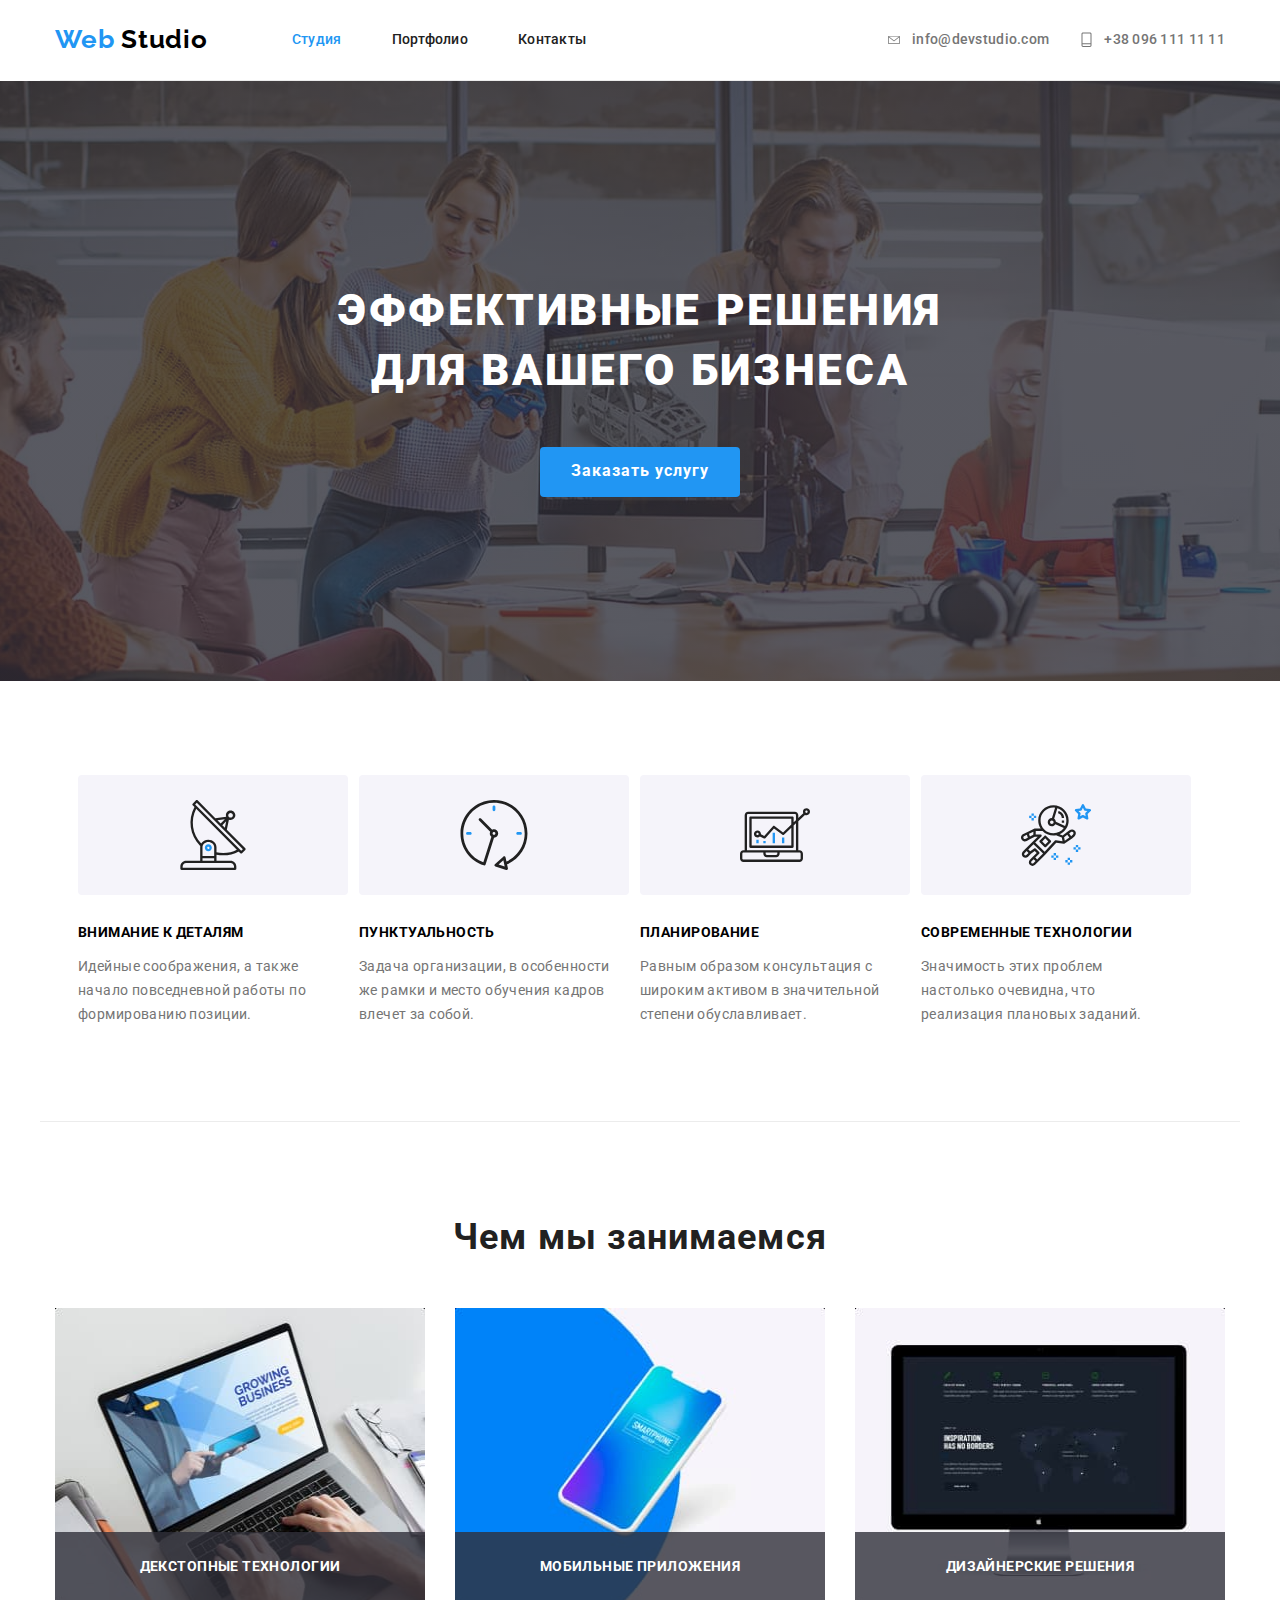
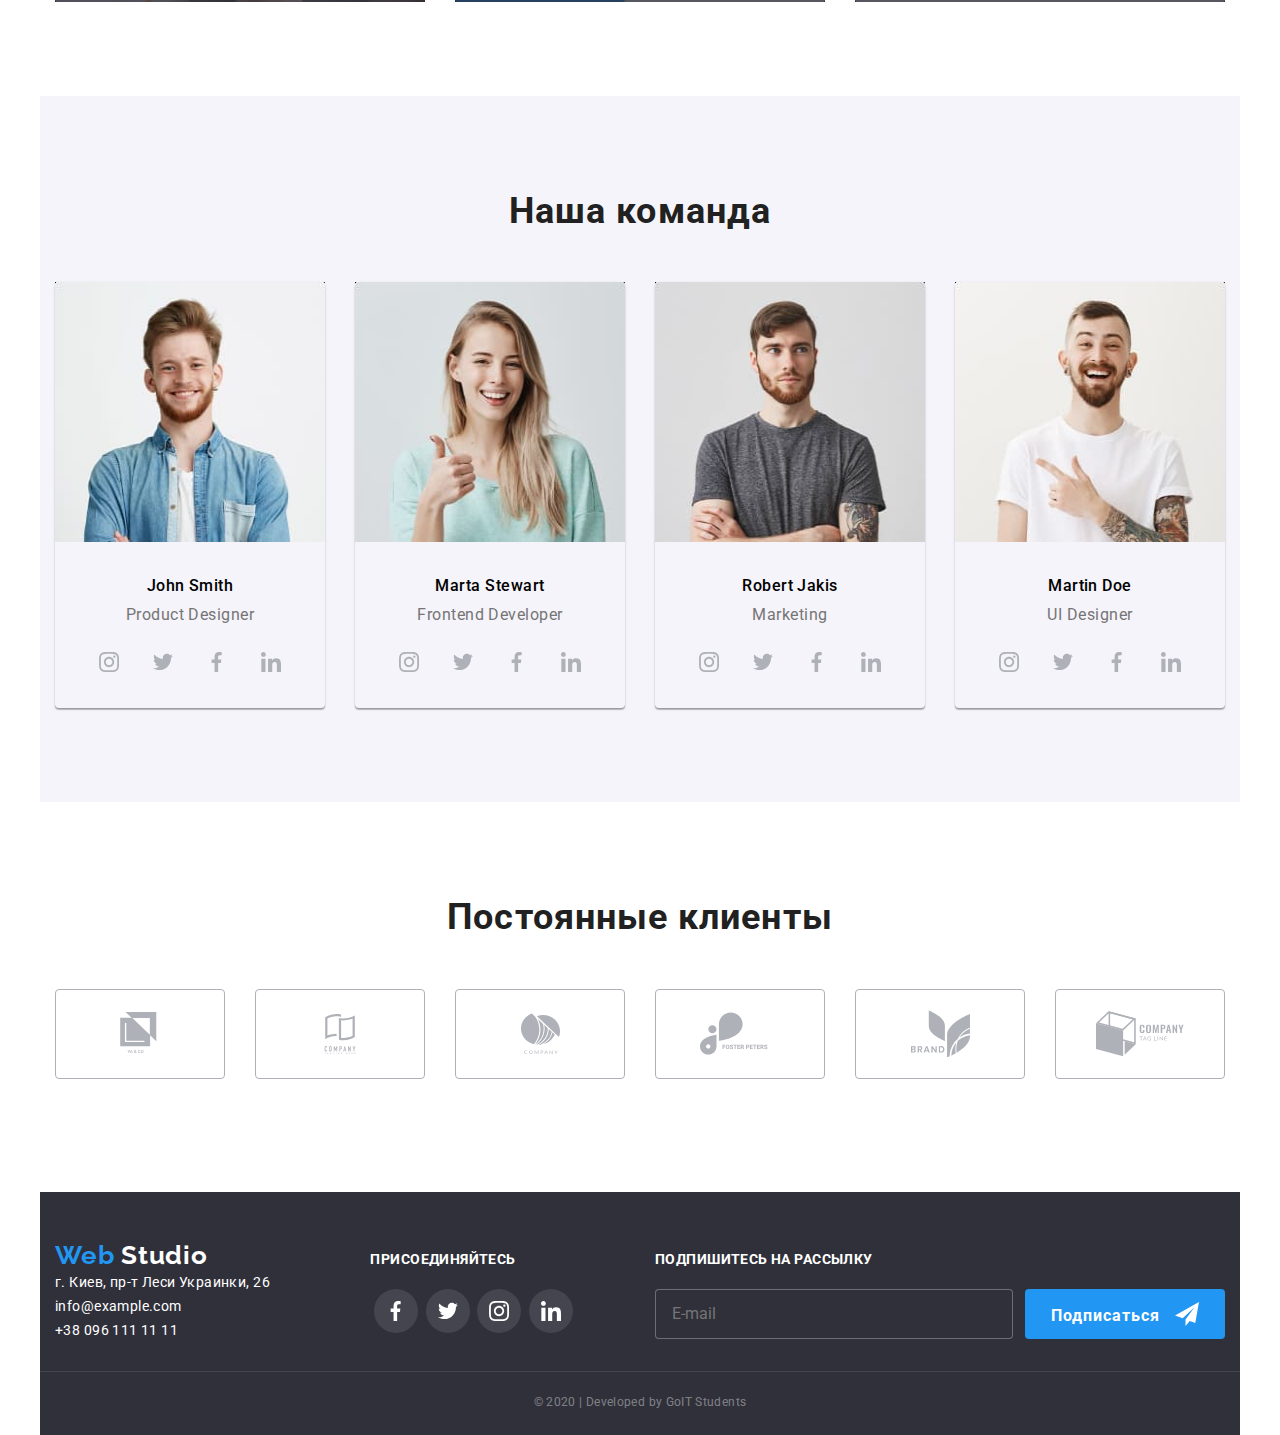
<file: index.html>
<!DOCTYPE html>
<html lang="ru">
  <head>
    <meta charset="UTF-8" />
    <meta name="viewport" content="width=device-width, initial-scale=1.0" />
    <title>Document</title>

    <link
      rel="stylesheet"
      href="https://fonts.googleapis.com/css2?family=Raleway:wght@700&family=Roboto:wght@400;500;700;900&display=swap"
    />
    <link
      rel="stylesheet"
      href="https://cdnjs.cloudflare.com/ajax/libs/modern-normalize/0.6.0/modern-normalize.min.css"
    />
    <link rel="stylesheet" href="./css/main.min.css" />
  </head>
  <body>
    <!--Навигация-->
    <header>
      <div class="conteiner main-nav bord">
        <nav class="main-nav">
          <a href="/">
            <p class="logo-text"><span class="logo">Web</span> Studio</p>
          </a>
          <ul class="site-nav list">
            <li class="item li-psevdo">
              <a href="" class="site-nav link current psevdo">Студия</a>
            </li>
            <li class="item li-psevdo">
              <a href="./portfolio.html" class="link psevdo">Портфолио</a>
            </li>
            <li class="item li-psevdo">
              <a href="" class="link psevdo">Контакты</a>
            </li>
          </ul>
        </nav>
        <ul class="auth-nav list">
          <li class="item">
            <a href="mailto:info@devstudio.com" class="icon-envelope link"
              >info@devstudio.com
              <svg class="svg-envelope" width="16px" height="12px">
                <use href="./image/symbol-defs.svg#icon-envelope-logo"></use>
              </svg>
            </a>
          </li>
          <li class="item">
            <a href="tel:+380961111111" class="icon-vector link"
              >+38 096 111 11 11
              <svg class="svg-vector" width="15px" height="20px" ;>
                <use href="./image/symbol-defs.svg#icon-vector"></use>
              </svg>
            </a>
          </li>
        </ul>
      </div>
    </header>

    <main>
      <!--Герои-->

      <section class="hero">
        <div class="overlay">
          <div class="hero-block">
            <h1 class="hero-text">
              эффективные решения <br />
              для вашего бизнеса
            </h1>
            <button class="hero-btn" data-open-modal>
              Заказать услугу
            </button>
            <!-- <a href="index.html" class="button">Заказать услугу</a> -->
          </div>
        </div>
      </section>

      <!--Преимущества-->

      <section>
        <div class="conteiner">
          <h2 class="visually-hidden">Преимущества</h2>
          <ul class="feature-list list">
            <li class="item">
              <div class="feature-icon">
                <svg width="70" heigth="70">
                  <use href="./image/symbol-defs.svg#icon-antena"></use>
                </svg>
              </div>
              <h3 class="section-title">Внимание к деталям</h3>
              <p class="section-text">
                Идейные соображения, а также начало повседневной работы по
                формированию позиции.
              </p>
            </li>
            <li class="item">
              <div class="feature-icon">
                <svg width="70" heigth="70">
                  <use href="./image/symbol-defs.svg#icon-watch"></use>
                </svg>
              </div>
              <h3 class="section-title">Пунктуальность</h3>
              <p class="section-text">
                Задача организации, в особенности же рамки и место обучения
                кадров влечет за собой.
              </p>
            </li>
            <li class="item">
              <div class="feature-icon">
                <svg width="70" heigth="70">
                  <use href="./image/symbol-defs.svg#icon-comp"></use>
                </svg>
              </div>
              <h3 class="section-title">Планирование</h3>
              <p class="section-text">
                Равным образом консультация с широким активом в значительной
                степени обуславливает.
              </p>
            </li>
            <li class="item">
              <div class="feature-icon">
                <svg width="70" heigth="70">
                  <use href="./image/symbol-defs.svg#icon-man"></use>
                </svg>
              </div>
              <h3 class="section-title">Современные технологии</h3>
              <p class="section-text">
                Значимость этих проблем настолько очевидна, что реализация
                плановых заданий.
              </p>
            </li>
          </ul>
        </div>
      </section>

      <!--Чем мы занимаемся-->

      <section>
        <div class="conteiner margin-res">
          <h2 class="section">Чем мы занимаемся</h2>
          <ul class="exp-list list">
            <li class="item">
              <div class="experience-image">
                <img
                  class="image-block"
                  src="./image/img1.png"
                  alt="notepad"
                  width="370"
                  height="294"
                />
                <div class="experience-thumb">
                  <p class="experience-text">Декстопные технологии</p>
                </div>
              </div>
            </li>
            <li class="item">
              <div class="experience-image">
                <img
                  class="image-block"
                  src="./image/img2.png"
                  alt="mobile"
                  width="370"
                  height="294"
                />
                <div class="experience-thumb">
                  <p class="experience-text">Мобильные приложения</p>
                </div>
              </div>
            </li>
            <li class="item">
              <div class="experience-image">
                <img
                  class="image-block"
                  src="./image/img3.png"
                  alt="design"
                  width="370"
                  height="294"
                />
                <div class="experience-thumb">
                  <p class="experience-text">Дизайнерские решения</p>
                </div>
              </div>
            </li>
          </ul>
        </div>
      </section>

      <!--Наша команда-->
      <section>
        <div class="conteiner color-com">
          <h2 class="section">Наша команда</h2>
          <ul class="command list">
            <li class="com-mar">
              <img
                src="./image/john-smith.png"
                alt="JohnSmith"
                width="270"
                height="260"
                class="image-com"
              />
              <h3 class="command-title">John Smith</h3>
              <p class="command-text">Product Designer</p>
              <ul class="svg-list">
                <li class="social_item">
                  <a href="#" class="button-icon" aria-label="Instagramm">
                    <svg class="svg-icon" width="20" height="20">
                      <use
                        href="./image/icomoon/symbol-defs.svg#icon-instagram2"
                      ></use>
                    </svg>
                  </a>
                </li>
                <li class="social_item">
                  <a href="#" class="button-icon" aria-label="Twitter">
                    <svg class="svg-icon" width="20" height="20">
                      <use
                        href="./image/icomoon/symbol-defs.svg#icon-twitter2"
                      ></use>
                    </svg>
                  </a>
                </li>
                <li class="social_item">
                  <a href="#" class="button-icon" aria-label="Facebook">
                    <svg class="svg-icon" width="20" height="20">
                      <use
                        href="./image/icomoon/symbol-defs.svg#icon-facebook2"
                      ></use>
                    </svg>
                  </a>
                </li>
                <li class="social_item">
                  <a href="#" class="button-icon" aria-label="LinkedID">
                    <svg class="svg-icon" width="20" height="20">
                      <use
                        href="./image/icomoon/symbol-defs.svg#icon-linkedid2"
                      ></use>
                    </svg>
                  </a>
                </li>
              </ul>
            </li>
            <li class="com-mar">
              <img
                src="./image/marta-steward.png"
                alt="MartaSteward"
                width="270"
                height="260"
                class="image-com"
              />
              <h3 class="command-title">Marta Stewart</h3>
              <p class="command-text">Frontend Developer</p>
              <ul class="svg-list">
                <li class="social_item">
                  <a href="#" class="button-icon" aria-label="Instagramm">
                    <svg class="svg-icon" width="20" height="20">
                      <use
                        href="./image/icomoon/symbol-defs.svg#icon-instagram2"
                      ></use>
                    </svg>
                  </a>
                </li>
                <li class="social_item">
                  <a href="#" class="button-icon" aria-label="Twitter">
                    <svg class="svg-icon" width="20" height="20">
                      <use
                        href="./image/icomoon/symbol-defs.svg#icon-twitter2"
                      ></use>
                    </svg>
                  </a>
                </li>
                <li class="social_item">
                  <a href="#" class="button-icon" aria-label="Facebook">
                    <svg class="svg-icon" width="20" height="20">
                      <use
                        href="./image/icomoon/symbol-defs.svg#icon-facebook2"
                      ></use>
                    </svg>
                  </a>
                </li>
                <li class="social_item">
                  <a href="#" class="button-icon" aria-label="LinkedID">
                    <svg class="svg-icon" width="20" height="20">
                      <use
                        href="./image/icomoon/symbol-defs.svg#icon-linkedid2"
                      ></use>
                    </svg>
                  </a>
                </li>
              </ul>
            </li>
            <li class="com-mar">
              <img
                src="./image/robert-jakis.png"
                alt="RobertJakis"
                width="270"
                height="260"
                class="image-com"
              />
              <h3 class="command-title">Robert Jakis</h3>
              <p class="command-text">Marketing</p>
              <ul class="svg-list">
                <li class="social_item">
                  <a href="#" class="button-icon" aria-label="Instagramm">
                    <svg class="svg-icon" width="20" height="20">
                      <use
                        href="./image/icomoon/symbol-defs.svg#icon-instagram2"
                      ></use>
                    </svg>
                  </a>
                </li>
                <li class="social_item">
                  <a href="#" class="button-icon" aria-label="Twitter">
                    <svg class="svg-icon" width="20" height="20">
                      <use
                        href="./image/icomoon/symbol-defs.svg#icon-twitter2"
                      ></use>
                    </svg>
                  </a>
                </li>
                <li class="social_item">
                  <a href="#" class="button-icon" aria-label="Facebook">
                    <svg class="svg-icon" width="20" height="20">
                      <use
                        href="./image/icomoon/symbol-defs.svg#icon-facebook2"
                      ></use>
                    </svg>
                  </a>
                </li>
                <li class="social_item">
                  <a href="#" class="button-icon" aria-label="LinkedID">
                    <svg class="svg-icon" width="20" height="20">
                      <use
                        href="./image/icomoon/symbol-defs.svg#icon-linkedid2"
                      ></use>
                    </svg>
                  </a>
                </li>
              </ul>
            </li>
            <li class="com-mar">
              <img
                src="./image/martin-doe.png"
                alt="MartinDoe"
                width="270"
                height="260"
                class="image-com"
              />
              <h3 class="command-title">Martin Doe</h3>
              <p class="command-text">UI Designer</p>
              <ul class="svg-list">
                <li class="social_item">
                  <a href="#" class="button-icon" aria-label="Instagramm">
                    <svg class="svg-icon" width="20" height="20">
                      <use
                        href="./image/icomoon/symbol-defs.svg#icon-instagram2"
                      ></use>
                    </svg>
                  </a>
                </li>
                <li class="social_item">
                  <a href="#" class="button-icon" aria-label="Twitter">
                    <svg class="svg-icon" width="20" height="20">
                      <use
                        href="./image/icomoon/symbol-defs.svg#icon-twitter2"
                      ></use>
                    </svg>
                  </a>
                </li>
                <li class="social_item">
                  <a href="#" class="button-icon" aria-label="Facebook">
                    <svg class="svg-icon" width="20" height="20">
                      <use
                        href="./image/icomoon/symbol-defs.svg#icon-facebook2"
                      ></use>
                    </svg>
                  </a>
                </li>
                <li class="social_item">
                  <a href="#" class="button-icon" aria-label="LinkedID">
                    <svg class="svg-icon" width="20" height="20">
                      <use
                        href="./image/icomoon/symbol-defs.svg#icon-linkedid2"
                      ></use>
                    </svg>
                  </a>
                </li>
              </ul>
            </li>
          </ul>
        </div>
      </section>
      <!--Постоянные клиенты-->
      <section>
        <div class="conteiner">
          <h2 class="section">Постоянные клиенты</h2>
          <ul class="clients">
            <li class="client-list">
              <a href="#" class="client-card">
                <svg width="44" heigth="49">
                  <use href="./image/symbol-defs.svg#icon-client1"></use>
                </svg>
              </a>
            </li>
            <li class="client-list">
              <a href="#" class="client-card">
                <svg width="40" heigth="52">
                  <use href="./image/symbol-defs.svg#icon-client2"></use>
                </svg>
              </a>
            </li>
            <li class="client-list" class="client-card">
              <a href="#" class="client-card">
                <svg width="41" heigth="42">
                  <use href="./image/symbol-defs.svg#icon-client3"></use>
                </svg>
              </a>
            </li>
            <li class="client-list">
              <a href="#" class="client-card">
                <svg width="80" heigth="42">
                  <use href="./image/symbol-defs.svg#icon-client4"></use>
                </svg>
              </a>
            </li>
            <li class="client-list">
              <a href="#" class="client-card">
                <svg width="59" heigth="47">
                  <use href="./image/symbol-defs.svg#icon-client5"></use>
                </svg>
              </a>
            </li>
            <li class="client-list">
              <a href="#" class="client-card">
                <svg width="88" heigth="45">
                  <use href="./image/symbol-defs.svg#icon-client6"></use>
                </svg>
              </a>
            </li>
          </ul>
        </div>
      </section>
    </main>
    <!--Footer-->
    <footer>
      <div class="footer conteiner">
        <div class="footer-flex">
          <div class="adress-flex">
            <a href="/">
              <p class="logo-text">
                <span class="logo">Web</span><span class="studio"> Studio</span>
              </p>
            </a>
            <address class="adress">
              г. Киев, пр-т Леси Украинки, 26<br />
              <a href="mailto:info@example.com" class="adress"
                >info@example.com </a
              ><br />
              <a href="tel:+380961111111" class="adress">+38 096 111 11 11 </a>
            </address>
          </div>
          <div>
            <b class="footer-text">присоединяйтесь</b>
            <ul class="s-link">
              <li>
                <a href="#" class="footer-list" aria-label="Twitter">
                  <svg class="svg-icon_footer" width="20" height="20">
                    <use
                      href="./image/icomoon/symbol-defs.svg#icon-facebook2"
                    ></use>
                  </svg>
                </a>
              </li>
              <li>
                <a href="#" class="footer-list" aria-label="Twitter">
                  <svg class="svg-icon_footer" width="20" height="20">
                    <use
                      href="./image/icomoon/symbol-defs.svg#icon-twitter2"
                    ></use>
                  </svg>
                </a>
              </li>
              <li>
                <a href="#" class="footer-list" aria-label="Instagramm">
                  <svg class="svg-icon_footer" width="20" height="20">
                    <use
                      href="./image/icomoon/symbol-defs.svg#icon-instagram2"
                    ></use>
                  </svg>
                </a>
              </li>
              <li>
                <a href="#" class="footer-list" aria-label="LinkedID">
                  <svg class="svg-icon_footer" width="20" height="20">
                    <use
                      href="./image/icomoon/symbol-defs.svg#icon-linkedid2"
                    ></use>
                  </svg>
                </a>
              </li>
            </ul>
          </div>
          <div>
            <b class="footer-text">Подпишитесь на рассылку</b>
            <div class="sub-flex">
              <label for="footer" class="footer-label">
                <input
                  type="email"
                  class="footer-input"
                  name="email"
                  placeholder="E-mail"
                  id="footer"
                  required
                />
              </label>
              <button class="footer-btn">
                Подписаться
              </button>
            </div>
          </div>
        </div>
      </div>
      <div class="copyright">
        <p class="low">&#169; 2020 | Developed by GoIT Students</p>
      </div>
    </footer>

    <!-- <button>открыть модалку</button> -->

    <div class="backdrop is-hidden" data-backdrop>
      <div class="modal">
        <button class="close-modal" data-close-modal>
          <svg
            class="close-icon"
            width="11"
            height="11"
            viewBox="0 0 11 11"
            xmlns="http://www.w3.org/2000/svg"
          >
            <path
              d="M11 1.10786L9.89214 0L5.5 4.39214L1.10786 0L0 1.10786L4.39214 5.5L0 9.89214L1.10786 11L5.5 6.60786L9.89214 11L11 9.89214L6.60786 5.5L11 1.10786Z"
            />
          </svg>
        </button>

        <form class="js-speaker-form form">
          <p class="form-h1">Оставьте свои данные, мы вам перезвоним</p>

          <label class="form-field" autocomplete="off">
            <input type="text" class="form-input" name="name" placeholder=" " />
            <span class="form-label">Имя</span>
            <svg
              class="icon-modal"
              width="18"
              height="18"
              viewBox="0 0 18 18"
              xmlns="http://www.w3.org/2000/svg"
            >
              <path
                d="M9 9C10.6575 9 12 7.6575 12 6C12 4.3425 10.6575 3 9 3C7.3425 3 6 4.3425 6 6C6 7.6575 7.3425 9 9 9ZM9 10.5C6.9975 10.5 3 11.505 3 13.5V14.25C3 14.6625 3.3375 15 3.75 15H14.25C14.6625 15 15 14.6625 15 14.25V13.5C15 11.505 11.0025 10.5 9 10.5Z"
              />
            </svg>

            <!-- <span class="icon-modal"> </span> -->
          </label>

          <label class="form-field">
            <input type="tel" class="form-input" placeholder=" " />
            <span class="form-label">Телефон</span>
            <svg
              class="icon-modal"
              width="18"
              height="18"
              viewBox="0 0 18 18"
              xmlns="http://www.w3.org/2000/svg"
            >
              <path
                d="M13.996 11.1226L12.1579 10.9127C11.7164 10.8621 11.2822 11.0141 10.9711 11.3252L9.63948 12.6568C7.59147 11.6147 5.91254 9.94301 4.87044 7.88775L6.20925 6.54894C6.52043 6.23775 6.6724 5.80355 6.62174 5.3621L6.41188 3.53842C6.32504 2.8075 5.70991 2.2575 4.97176 2.2575H3.71979C2.90203 2.2575 2.22178 2.93776 2.27243 3.75552C2.65598 9.93577 7.59871 14.8713 13.7717 15.2548C14.5894 15.3055 15.2697 14.6252 15.2697 13.8075V12.5555C15.2769 11.8246 14.7269 11.2095 13.996 11.1226Z"
              />
            </svg>
            <!-- <span class="icon-modal"> </span> -->
          </label>

          <label class="form-field">
            <input type="email" class="form-input" placeholder=" " />
            <span class="form-label">Почта</span>
            <svg
              class="icon-modal"
              width="18"
              height="18"
              viewBox="0 0 18 18"
              xmlns="http://www.w3.org/2000/svg"
            >
              <path
                d="M15 3H3C2.175 3 1.5075 3.675 1.5075 4.5L1.5 13.5C1.5 14.325 2.175 15 3 15H15C15.825 15 16.5 14.325 16.5 13.5V4.5C16.5 3.675 15.825 3 15 3ZM14.7 6.1875L9.3975 9.5025C9.1575 9.6525 8.8425 9.6525 8.6025 9.5025L3.3 6.1875C3.1125 6.0675 3 5.865 3 5.6475C3 5.145 3.5475 4.845 3.975 5.1075L9 8.25L14.025 5.1075C14.4525 4.845 15 5.145 15 5.6475C15 5.865 14.8875 6.0675 14.7 6.1875Z"
              />
            </svg>

            <!-- <span class="icon-modal"> </span> -->
          </label>

          <label for="comment" class="form-field">
            <textarea
              name="comment"
              class="form-comment"
              placeholder=" "
            ></textarea>
            <span class="form-text">Комментарий</span>
          </label>

          <div role="group" class="policy">
            <label for="html" class="checkbox-label">
              <input
                type="checkbox"
                class="checkbox-terms"
                name="policy"
                value="yes"
                id="html"
              /><span class="checkbox-icon"></span>
              <span class="policy-text"
                >Соглашаюсь с рассылкой и принимаю
                <a href="#" class="policy-link"> Условия договора</a></span
              >
            </label>
          </div>

          <div class="button-send">
            <button type="submit" class="button-submit">Отправить</button>
          </div>
        </form>
      </div>
    </div>
    <script>
      const refs = {
        openModalBtn: document.querySelector('[data-open-modal]'),
        closeModalBtn: document.querySelector('[data-close-modal]'),
        backdrop: document.querySelector('[data-backdrop]'),
      };

      refs.openModalBtn.addEventListener('click', toggleModal);
      refs.closeModalBtn.addEventListener('click', toggleModal);

      refs.backdrop.addEventListener('click', logBackdropClick);

      function toggleModal() {
        refs.backdrop.classList.toggle('is-hidden');
      }

      function logBackdropClick() {
        console.log('Это клик в бекдроп');
      }
    </script>
    <script>
      (() => {
        document
          .querySelector('.js-speaker-form')
          .addEventListener('submit', e => {
            e.preventDefault();

            new FormData(e.currentTarget).forEach((value, name) =>
              console.log(`${name}: ${value}`),
            );

            e.currentTarget.reset();
          });
      })();
    </script>
  </body>
</html>
</file>
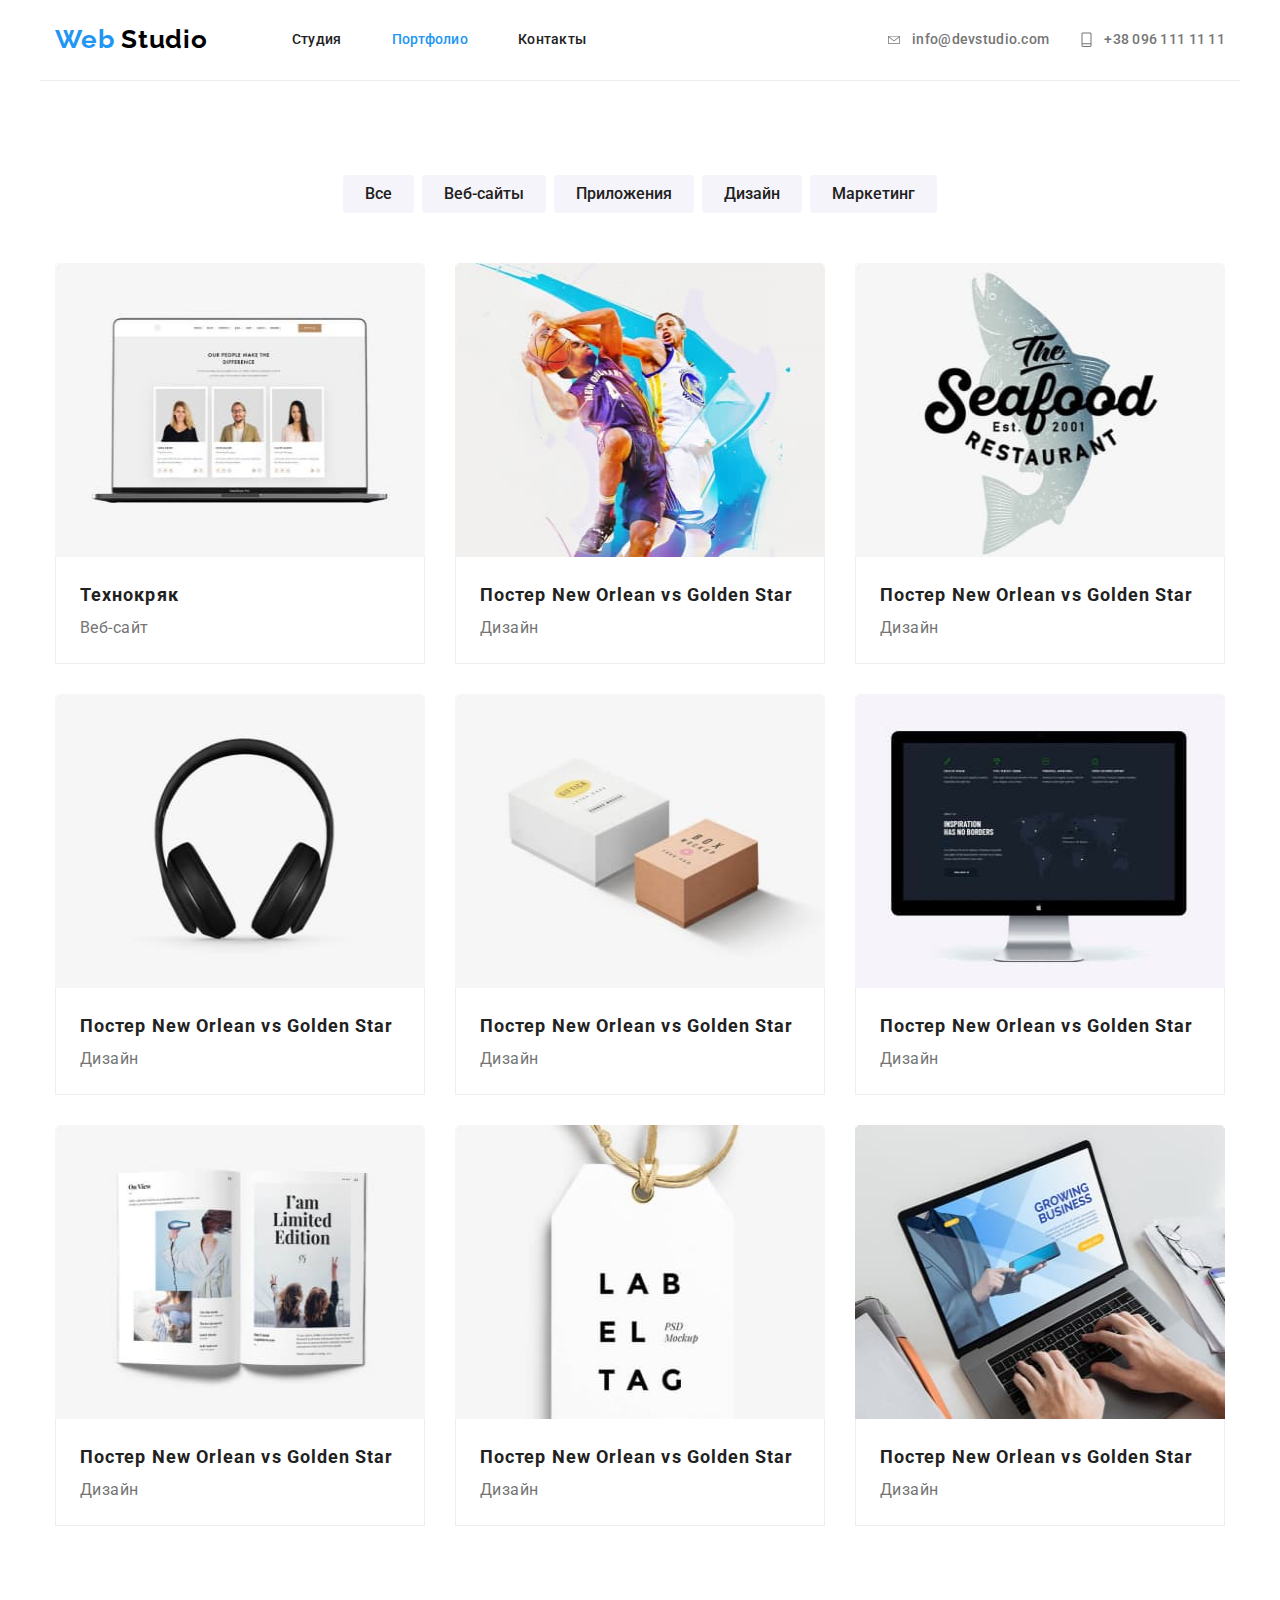
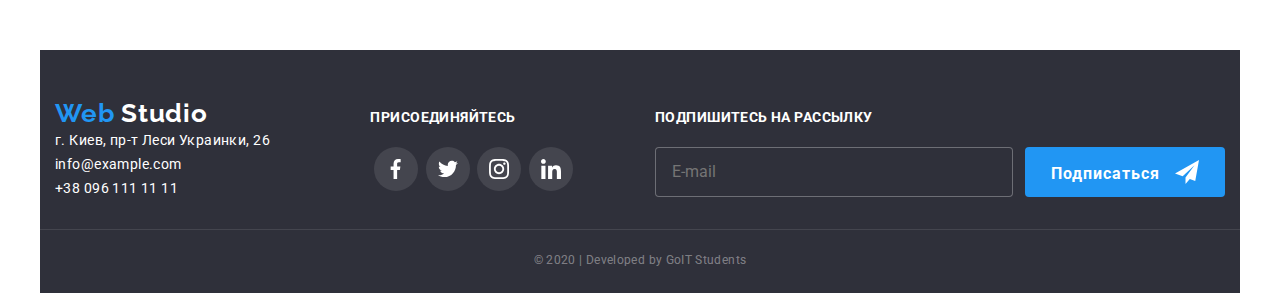
<file: portfolio.html>
<!DOCTYPE html>
<html lang="ru">
  <head>
    <meta charset="UTF-8" />
    <meta name="viewport" content="width=device-width, initial-scale=1.0" />
    <title>Document</title>
    <link
      rel="stylesheet"
      href="https://fonts.googleapis.com/css2?family=Raleway:wght@700&family=Roboto:wght@400;500;700;900&display=swap"
    />
    <link
      rel="stylesheet"
      href="https://cdnjs.cloudflare.com/ajax/libs/modern-normalize/0.6.0/modern-normalize.min.css"
    />
    <link rel="stylesheet" href="./css/main.min.css" />
  </head>

  <body>
    <!--Навигация-->
    <header>
      <div class="conteiner main-nav bord">
        <nav class="main-nav">
          <a href="/" class="link">
            <p class="logo-text"><span class="logo">Web</span> Studio</p>
          </a>
          <ul class="site-nav list">
            <li class="li-psevdo item">
              <a href="index.html" class="psevdo site-nav link">Студия</a>
            </li>
            <li class="li-psevdo item">
              <a href="./portfolio.html" class="psevdo link current"
                >Портфолио</a
              >
            </li>
            <li class="li-psevdo item">
              <a href="" class="psevdo link">Контакты</a>
            </li>
          </ul>
        </nav>
        <ul class="auth-nav list">
          <li class="item">
            <a href="mailto:info@devstudio.com" class="icon-envelope link"
              >info@devstudio.com
              <svg class="svg-envelope" width="16px" height="12px">
                <use href="./image/symbol-defs.svg#icon-envelope-logo"></use>
              </svg>
            </a>
          </li>
          <li class="item">
            <a href="tel:+380961111111" class="icon-vector link"
              >+38 096 111 11 11
              <svg class="svg-vector" width="15px" height="20px" ;>
                <use href="./image/symbol-defs.svg#icon-vector"></use>
              </svg>
            </a>
          </li>
        </ul>
      </div>
    </header>

    <!-- портфолио -->
    <main>
      <section>
        <div class="conteiner">
          <h1 class="visually-hidden">Выполненые работы</h1>
          <ul class="port-flex list">
            <li class="item"><button class="portfolio-btn">Все</button></li>
            <li class="item">
              <button class="portfolio-btn">Веб-сайты</button>
            </li>
            <li class="item">
              <button class="portfolio-btn">Приложения</button>
            </li>
            <li class="item"><button class="portfolio-btn">Дизайн</button></li>
            <li class="item">
              <button class="portfolio-btn">Маркетинг</button>
            </li>
          </ul>
          <ul class="work-flex list">
            <li class="item">
              <a href="#" class="link-port">
                <div class="card-thumb">
                  <img
                    class="card-image"
                    src="./image/pf1.jpg"
                    alt="technocrack"
                    width="370"
                    height="294"
                  />
                  <div>
                    <p class="portfolio-descriprion">
                      Технокряк это современная площадка распространения
                      коронавируса. Компании используют эту платформу для
                      цифрового шпионажа и атак на защищённые сервера
                      конкурентов.
                    </p>
                  </div>
                </div>

                <div class="portfolio-box">
                  <h2 class="portfolio-title">Технокряк</h2>
                  <p class="portfolio-text">Веб-сайт</p>
                </div>
              </a>
            </li>
            <li class="item">
              <a href="#" class="link-port">
                <div class="card-thumb">
                  <img
                    class="card-image"
                    src="./image/pf2.jpg"
                    alt="Постер"
                    width="370"
                    height="294"
                  />
                  <div>
                    <p class="portfolio-descriprion">
                      Технокряк это современная площадка распространения
                      коронавируса. Компании используют эту платформу для
                      цифрового шпионажа и атак на защищённые сервера
                      конкурентов.
                    </p>
                  </div>
                </div>
                <div class="portfolio-box">
                  <h2 class="portfolio-title">
                    Постер New Orlean vs Golden Star
                  </h2>
                  <p class="portfolio-text">Дизайн</p>
                </div>
              </a>
            </li>
            <li class="item">
              <a href="#" class="link-port">
                <div class="card-thumb">
                  <img
                    class="card-image"
                    src="./image/pf3.jpg"
                    alt="Постер"
                    width="370"
                    height="294"
                  />
                  <div>
                    <p class="portfolio-descriprion">
                      Технокряк это современная площадка распространения
                      коронавируса. Компании используют эту платформу для
                      цифрового шпионажа и атак на защищённые сервера
                      конкурентов.
                    </p>
                  </div>
                </div>
                <div class="portfolio-box">
                  <h2 class="portfolio-title">
                    Постер New Orlean vs Golden Star
                  </h2>
                  <p class="portfolio-text">Дизайн</p>
                </div>
              </a>
            </li>
            <li class="item">
              <a href="#" class="link-port">
                <div class="card-thumb">
                  <img
                    class="card-image"
                    src="./image/pf4.jpg"
                    alt="Постер"
                    width="370"
                    height="294"
                  />
                  <div>
                    <p class="portfolio-descriprion">
                      Технокряк это современная площадка распространения
                      коронавируса. Компании используют эту платформу для
                      цифрового шпионажа и атак на защищённые сервера
                      конкурентов.
                    </p>
                  </div>
                </div>
                <div class="portfolio-box">
                  <h2 class="portfolio-title">
                    Постер New Orlean vs Golden Star
                  </h2>
                  <p class="portfolio-text">Дизайн</p>
                </div>
              </a>
            </li>
            <li class="item">
              <a href="#" class="link-port">
                <div class="card-thumb">
                  <img
                    class="card-image"
                    src="./image/pf5.jpg"
                    alt="Постер"
                    width="370"
                    height="294"
                  />
                  <div>
                    <p class="portfolio-descriprion">
                      Технокряк это современная площадка распространения
                      коронавируса. Компании используют эту платформу для
                      цифрового шпионажа и атак на защищённые сервера
                      конкурентов.
                    </p>
                  </div>
                </div>
                <div class="portfolio-box">
                  <h2 class="portfolio-title">
                    Постер New Orlean vs Golden Star
                  </h2>
                  <p class="portfolio-text">Дизайн</p>
                </div>
              </a>
            </li>
            <li class="item">
              <a href="#" class="link-port">
                <div class="card-thumb">
                  <img
                    class="card-image"
                    src="./image/pf6.jpg"
                    alt="Постер"
                    width="370"
                    height="294"
                  />
                  <div>
                    <p class="portfolio-descriprion">
                      Технокряк это современная площадка распространения
                      коронавируса. Компании используют эту платформу для
                      цифрового шпионажа и атак на защищённые сервера
                      конкурентов.
                    </p>
                  </div>
                </div>
                <div class="portfolio-box">
                  <h2 class="portfolio-title">
                    Постер New Orlean vs Golden Star
                  </h2>
                  <p class="portfolio-text">Дизайн</p>
                </div>
              </a>
            </li>
            <li class="item">
              <a href="#" class="link-port">
                <div class="card-thumb">
                  <img
                    class="card-image"
                    src="./image/pf7.jpg"
                    alt="Постер"
                    width="370"
                    height="294"
                  />
                  <div>
                    <p class="portfolio-descriprion">
                      Технокряк это современная площадка распространения
                      коронавируса. Компании используют эту платформу для
                      цифрового шпионажа и атак на защищённые сервера
                      конкурентов.
                    </p>
                  </div>
                </div>
                <div class="portfolio-box">
                  <h2 class="portfolio-title">
                    Постер New Orlean vs Golden Star
                  </h2>
                  <p class="portfolio-text">Дизайн</p>
                </div>
              </a>
            </li>
            <li class="item">
              <a href="#" class="link-port">
                <div class="card-thumb">
                  <img
                    class="card-image"
                    src="./image/pf8.jpg"
                    alt="Постер"
                    width="370"
                    height="294"
                  />
                  <div>
                    <p class="portfolio-descriprion">
                      Технокряк это современная площадка распространения
                      коронавируса. Компании используют эту платформу для
                      цифрового шпионажа и атак на защищённые сервера
                      конкурентов.
                    </p>
                  </div>
                </div>
                <div class="portfolio-box">
                  <h2 class="portfolio-title">
                    Постер New Orlean vs Golden Star
                  </h2>
                  <p class="portfolio-text">Дизайн</p>
                </div>
              </a>
            </li>
            <li class="item">
              <a href="#" class="link-port">
                <div class="card-thumb">
                  <img
                    class="card-image"
                    src="./image/pf9.jpg"
                    alt="Постер"
                    width="370"
                    height="294"
                  />
                  <div>
                    <p class="portfolio-descriprion">
                      Технокряк это современная площадка распространения
                      коронавируса. Компании используют эту платформу для
                      цифрового шпионажа и атак на защищённые сервера
                      конкурентов.
                    </p>
                  </div>
                </div>
                <div class="portfolio-box">
                  <h2 class="portfolio-title">
                    Постер New Orlean vs Golden Star
                  </h2>
                  <p class="portfolio-text">Дизайн</p>
                </div>
              </a>
            </li>
          </ul>
        </div>
      </section>
    </main>

    <!--Footer-->
    <footer>
      <div class="footer conteiner">
        <div class="footer-flex">
          <div class="adress-flex">
            <a href="/">
              <p class="logo-text">
                <span class="logo">Web</span><span class="studio"> Studio</span>
              </p>
            </a>
            <address class="adress">
              г. Киев, пр-т Леси Украинки, 26<br />
              <a href="mailto:info@example.com" class="adress"
                >info@example.com </a
              ><br />
              <a href="tel:+380961111111" class="adress">+38 096 111 11 11 </a>
            </address>
          </div>
          <div>
            <b class="footer-text">присоединяйтесь</b>
            <ul class="s-link">
              <li>
                <a href="#" class="footer-list" aria-label="Twitter">
                  <svg class="svg-icon_footer" width="20" height="20">
                    <use
                      href="./image/icomoon/symbol-defs.svg#icon-facebook2"
                    ></use>
                  </svg>
                </a>
              </li>
              <li>
                <a href="#" class="footer-list" aria-label="Twitter">
                  <svg class="svg-icon_footer" width="20" height="20">
                    <use
                      href="./image/icomoon/symbol-defs.svg#icon-twitter2"
                    ></use>
                  </svg>
                </a>
              </li>
              <li>
                <a href="#" class="footer-list" aria-label="Instagramm">
                  <svg class="svg-icon_footer" width="20" height="20">
                    <use
                      href="./image/icomoon/symbol-defs.svg#icon-instagram2"
                    ></use>
                  </svg>
                </a>
              </li>
              <li>
                <a href="#" class="footer-list" aria-label="LinkedID">
                  <svg class="svg-icon_footer" width="20" height="20">
                    <use
                      href="./image/icomoon/symbol-defs.svg#icon-linkedid2"
                    ></use>
                  </svg>
                </a>
              </li>
            </ul>
          </div>
          <div>
            <b class="footer-text">Подпишитесь на рассылку</b>
            <div class="sub-flex">
              <label for="footer" class="footer-label">
                <input
                  type="email"
                  class="footer-input"
                  name="email"
                  placeholder="E-mail"
                  id="footer"
                  required
                />
              </label>
              <button class="footer-btn">
                Подписаться
              </button>
            </div>
          </div>
        </div>
      </div>
      <div class="copyright">
        <p class="low">&#169; 2020 | Developed by GoIT Students</p>
      </div>
    </footer>
  </body>
</html>
</file>
<file: css/main.min.css>
html{-webkit-box-sizing:border-box;box-sizing:border-box}*,*::before,*::after{-webkit-box-sizing:inherit;box-sizing:inherit}body{font-family:'Roboto', sans-serif}a{text-decoration:none}button{font-family:inherit}.visually-hidden{position:absolute;clip:rect(0 0 0 0);width:1px;height:1px;margin:-1px}.list{padding:0;margin:0;list-style:none}.conteiner{padding-bottom:94px;padding-top:94px;margin-left:auto;margin-right:auto;padding-left:15px;padding-right:15px;width:1200px}.bord{border-bottom:1px solid #ececec}.main-nav{display:-webkit-box;display:-ms-flexbox;display:flex;-webkit-box-align:center;-ms-flex-align:center;align-items:center;padding-top:0;padding-bottom:0}.logo{color:#2196f3}.logo-text{display:block;margin-top:0;margin-bottom:0;margin-right:84px;font-family:'Raleway', sans-serif;font-weight:700;font-size:26px;line-height:1.2;letter-spacing:0.03em;text-decoration:none;color:black}.li-psevdo{position:relative}.psevdo::after{position:absolute;left:0;bottom:0;content:'';display:block;width:100%;height:4px;border-radius:2px;background-color:#2196f3;-webkit-transition:-webkit-transform 250ms cubic-bezier(0.4, 0, 0.2, 1);transition:-webkit-transform 250ms cubic-bezier(0.4, 0, 0.2, 1);transition:transform 250ms cubic-bezier(0.4, 0, 0.2, 1);transition:transform 250ms cubic-bezier(0.4, 0, 0.2, 1), -webkit-transform 250ms cubic-bezier(0.4, 0, 0.2, 1);-webkit-transform:scaleX(0);transform:scaleX(0)}.psevdo:hover::after{-webkit-transform:scaleX(1);transform:scaleX(1)}.site-nav{display:-webkit-box;display:-ms-flexbox;display:flex}.site-nav .item{margin-right:50px}.site-nav .item:last-child{margin-right:0}.site-nav .link{display:block;padding-top:32px;padding-bottom:32px;font-weight:500;font-size:14px;line-height:1.14;letter-spacing:0.02em;color:#212121}.site-nav .link:hover,.site-nav .link:focus{color:#2196f3}.site-nav .link.current{color:#2196f3}.auth-nav{display:-webkit-box;display:-ms-flexbox;display:flex;margin-left:auto;-webkit-box-pack:center;-ms-flex-pack:center;justify-content:center;-webkit-box-align:center;-ms-flex-align:center;align-items:center}.auth-nav .item+.item{margin-left:30px}.auth-nav .link{font-weight:500;font-size:14px;line-height:1.14;letter-spacing:0.02em;color:#757575}.auth-nav .link:hover{color:#2196f3}.icon-envelope{display:-webkit-box;display:-ms-flexbox;display:flex;-webkit-box-align:center;-ms-flex-align:center;align-items:center;-webkit-box-pack:center;-ms-flex-pack:center;justify-content:center;align-items:center;-webkit-box-orient:horizontal;-webkit-box-direction:reverse;-ms-flex-direction:row-reverse;flex-direction:row-reverse}.icon-envelope:hover{--color4: #2196f3}.svg-envelope{margin-right:10px;margin-top:0px;margin-bottom:0px}.icon-vector{display:-webkit-box;display:-ms-flexbox;display:flex;-webkit-box-align:center;-ms-flex-align:center;align-items:center;-webkit-box-pack:center;-ms-flex-pack:center;justify-content:center;align-items:center;-webkit-box-orient:horizontal;-webkit-box-direction:reverse;-ms-flex-direction:row-reverse;flex-direction:row-reverse}.icon-vector:hover{--color4: #2196f3}.svg-vector{margin-right:10px;margin-top:0px;margin-bottom:0px}.overlay{height:600px;max-width:1600px;margin-left:auto;margin-right:auto;background-image:-webkit-gradient(linear, left top, right top, from(rgba(47,48,58,0.8)), to(rgba(47,48,58,0.8))),url(../image/Header_img.jpg);background-image:linear-gradient(to right, rgba(47,48,58,0.8), rgba(47,48,58,0.8)),url(../image/Header_img.jpg);background-repeat:no-repeat;background-size:cover;background-position:center}.hero-block{text-align:center;padding-top:200px}.hero{text-align:center}.hero-text{margin-top:0;margin-bottom:46px;font-weight:900;font-size:44px;line-height:1.36;letter-spacing:0.06em;text-transform:uppercase;color:#fff;text-align:center}.hero-btn{border:none;border-radius:4px;padding:0;width:200px;height:50px;font-weight:700;font-size:16px;line-height:1.8;letter-spacing:0.06em;background-color:#2196f3;color:#fff}.exp-list{display:-webkit-box;display:-ms-flexbox;display:flex}.exp-list .item{margin-right:30px}.exp-list .item:last-child{margin-right:0}.experience-image{position:relative}.image-block{display:block}.experience-thumb{position:absolute;width:100%;margin:0;padding:27px 82px;left:0;bottom:0;background-color:rgba(47,48,58,0.8)}.experience-text{margin-top:0;margin-bottom:0;font-weight:700;font-size:14px;line-height:1.14;letter-spacing:0.03em;text-transform:uppercase;color:#fff;text-align:center}.social-list{display:-webkit-box;display:-ms-flexbox;display:flex;-webkit-box-pack:center;-ms-flex-pack:center;justify-content:center;-webkit-box-align:center;-ms-flex-align:center;align-items:center}.color-com{background:#f5f4fa}.command{display:-webkit-box;display:-ms-flexbox;display:flex}.com-mar{-webkit-box-shadow:0px 2px 1px rgba(0,0,0,0.2),0px 1px 1px rgba(0,0,0,0.14),0px 1px 3px rgba(0,0,0,0.12);box-shadow:0px 2px 1px rgba(0,0,0,0.2),0px 1px 1px rgba(0,0,0,0.14),0px 1px 3px rgba(0,0,0,0.12);border-radius:4px;margin-right:30px}.com-mar:last-child{margin-right:0}.image-com{margin-bottom:30px}.command-title{margin-top:0;margin-bottom:10px;font-weight:500;font-size:16px;line-height:1.19;letter-spacing:0.03em;text-align:center}.command-text{margin-bottom:16px;margin-top:0;font-weight:normal;font-size:16px;line-height:1.19;letter-spacing:0.03em;color:#757575;text-align:center}.svg-list{display:-webkit-box;display:-ms-flexbox;display:flex;padding-left:32px;padding-right:32px;padding-bottom:24px;list-style:none;-webkit-box-pack:center;-ms-flex-pack:center;justify-content:center;-webkit-box-align:center;-ms-flex-align:center;align-items:center}.social_item{margin-right:10px}.social_item:last-child{margin-right:0}.button-icon{display:-webkit-inline-box;display:-ms-inline-flexbox;display:inline-flex;width:44px;height:44px;-ms-flex-pack:distribute;justify-content:space-around;-webkit-box-align:center;-ms-flex-align:center;align-items:center;border-radius:100%}.button-icon:hover{background-color:#2196f3;--color3: #ffffff}.svg-icon{--color1: #afb1b8}.feature-icon{display:-webkit-box;display:-ms-flexbox;display:flex;margin-bottom:30px;width:270px;height:120px;background-color:#f5f4fa;border-radius:4px;-webkit-box-pack:center;-ms-flex-pack:center;justify-content:center;-webkit-box-align:center;-ms-flex-align:center;align-items:center}.image-feature{margin-bottom:30px}.feature-list{display:-webkit-box;display:-ms-flexbox;display:flex;-ms-flex-wrap:wrap;flex-wrap:wrap;-webkit-box-pack:center;-ms-flex-pack:center;justify-content:center}.feature-list .item{width:251px;margin-right:30px}.section{margin-top:0;margin-bottom:50px;font-weight:700;font-size:36px;line-height:1.17;letter-spacing:0.03em;text-align:center;color:#212121}.section-title{margin-top:0;margin-bottom:10;font-weight:700;font-size:14px;line-height:1.14;letter-spacing:0.03em;text-transform:uppercase}.section-text{margin-top:0;margin-bottom:0;font-weight:400;font-size:14px;line-height:1.71;letter-spacing:0.03em;color:#757575}.button{display:inline-block;min-width:200px;color:#fff;background-color:#2196f3;border-radius:4px;padding:10px 32px;text-align:center}.margin-res{border-top:1px solid #ececec}.advantage{text-align:center;margin-top:0;margin-bottom:0}.exp-list{display:-webkit-box;display:-ms-flexbox;display:flex}.exp-list .item{margin-right:30px}.exp-list .item:last-child{margin-right:0}.experience-image{position:relative}.image-block{display:block}.experience-thumb{position:absolute;width:100%;margin:0;padding:27px 82px;left:0;bottom:0;background-color:rgba(47,48,58,0.8)}.experience-text{margin-top:0;margin-bottom:0;font-weight:700;font-size:14px;line-height:1.14;letter-spacing:0.03em;text-transform:uppercase;color:#fff;text-align:center}.social-list{display:-webkit-box;display:-ms-flexbox;display:flex;-webkit-box-pack:center;-ms-flex-pack:center;justify-content:center;-webkit-box-align:center;-ms-flex-align:center;align-items:center}.color-com{background:#f5f4fa}.command{display:-webkit-box;display:-ms-flexbox;display:flex}.com-mar{-webkit-box-shadow:0px 2px 1px rgba(0,0,0,0.2),0px 1px 1px rgba(0,0,0,0.14),0px 1px 3px rgba(0,0,0,0.12);box-shadow:0px 2px 1px rgba(0,0,0,0.2),0px 1px 1px rgba(0,0,0,0.14),0px 1px 3px rgba(0,0,0,0.12);border-radius:4px;margin-right:30px}.com-mar:last-child{margin-right:0}.image-com{margin-bottom:30px}.command-title{margin-top:0;margin-bottom:10px;font-weight:500;font-size:16px;line-height:1.19;letter-spacing:0.03em;text-align:center}.command-text{margin-bottom:16px;margin-top:0;font-weight:normal;font-size:16px;line-height:1.19;letter-spacing:0.03em;color:#757575;text-align:center}.svg-list{display:-webkit-box;display:-ms-flexbox;display:flex;padding-left:32px;padding-right:32px;padding-bottom:24px;list-style:none;-webkit-box-pack:center;-ms-flex-pack:center;justify-content:center;-webkit-box-align:center;-ms-flex-align:center;align-items:center}.social_item{margin-right:10px}.social_item:last-child{margin-right:0}.button-icon{display:-webkit-inline-box;display:-ms-inline-flexbox;display:inline-flex;width:44px;height:44px;-ms-flex-pack:distribute;justify-content:space-around;-webkit-box-align:center;-ms-flex-align:center;align-items:center;border-radius:100%}.button-icon:hover{background-color:#2196f3;--color3: #ffffff}.svg-icon{--color1: #afb1b8}.studio{color:#fff}.footer{padding-top:48px;padding-bottom:28px;background-color:#2f303a}.footer-flex{display:-webkit-box;display:-ms-flexbox;display:flex;-webkit-box-align:baseline;-ms-flex-align:baseline;align-items:baseline;-webkit-box-pack:justify;-ms-flex-pack:justify;justify-content:space-between}.text-sub{margin-top:0;margin-bottom:12px}.s-link{display:-webkit-box;display:-ms-flexbox;display:flex;width:206px;height:44px;margin:0;padding:0;list-style:none;-ms-flex-pack:distribute;justify-content:space-around;-webkit-box-align:center;-ms-flex-align:center;align-items:center}.svg-icon_footer{--color3: #ffffff}.footer-list{display:-webkit-box;display:-ms-flexbox;display:flex;margin-right:10px;border:none;width:44px;height:44px;border-radius:100%;-webkit-box-pack:center;-ms-flex-pack:center;justify-content:center;-webkit-box-align:center;-ms-flex-align:center;align-items:center;background-color:rgba(255,255,255,0.1)}.footer-list:hover{background-color:#2196f3}.footer-list:last-child{margin-right:0px}.adress{font-weight:400;font-size:14px;line-height:1.71;letter-spacing:0.03em;font-style:normal;color:#fff}.footer-text{display:inline-block;margin-bottom:21px;font-weight:700;font-size:14px;line-height:1.14;letter-spacing:0.03em;text-transform:uppercase;color:#fff}.sub-flex{display:-webkit-box;display:-ms-flexbox;display:flex}.footer-input{width:358px;height:50px;border:1px solid rgba(255,255,255,0.3);border-radius:4px;padding-left:16px;margin-right:12px;background-color:#2f303a;color:#fff}.footer-btn{padding:0;width:200px;height:50px;border:none;border-radius:4px;font-weight:700;font-size:16px;line-height:1.87;letter-spacing:0.06em;background-color:#2196f3;color:#fff}.footer-btn::after{content:'';display:inline-block;width:24px;height:24px;margin-left:10px;background-image:url(../image/iconsend.svg);-webkit-transform:translateY(5px) scale(1);transform:translateY(5px) scale(1);-webkit-transition:-webkit-transform 500ms cubic-bezier(0.4, 0, 0.2, 1);transition:-webkit-transform 500ms cubic-bezier(0.4, 0, 0.2, 1);transition:transform 500ms cubic-bezier(0.4, 0, 0.2, 1);transition:transform 500ms cubic-bezier(0.4, 0, 0.2, 1), -webkit-transform 500ms cubic-bezier(0.4, 0, 0.2, 1)}.footer-btn:hover::after{-webkit-transform:translateY(-45px) translateX(30px) scale(0.01);transform:translateY(-45px) translateX(30px) scale(0.01)}.copyright{margin-right:auto;margin-left:auto;margin-top:0;margin-bottom:0;width:1200px;background-color:#2f303a;border-top:1px solid rgba(255,255,255,0.1)}.low{margin-top:0;margin-bottom:0;padding-top:18px;padding-bottom:21px;font-weight:400;font-size:12px;line-height:2;text-align:center;letter-spacing:0.03em;color:rgba(255,255,255,0.4)}.clients{display:-webkit-box;display:-ms-flexbox;display:flex;-webkit-box-pack:center;-ms-flex-pack:center;justify-content:center;-webkit-box-align:center;-ms-flex-align:center;align-items:center;padding:0px}.client-list{margin-right:30px;list-style:none;padding:0}.client-list:last-child{margin-right:0px}.client-card{display:-webkit-inline-box;display:-ms-inline-flexbox;display:inline-flex;margin:0;padding:0;width:170px;height:90px;-webkit-box-pack:center;-ms-flex-pack:center;justify-content:center;border:1px solid #afb1b8;border-radius:4px}.client-card:hover{border:1px solid #2196f3;--color3: #2196f3}.port-flex{display:-webkit-box;display:-ms-flexbox;display:flex;-webkit-box-pack:center;-ms-flex-pack:center;justify-content:center;margin-bottom:50px}.port-flex .item{margin-right:8px}.port-flex .item:last-child{margin-right:0}.portfolio-btn{border:none;border-radius:4px;padding:6px 22px;height:38px;font-weight:500;font-size:16px;line-height:1.63;letter-spacing:0.03;color:#212121;background-color:#f5f4fa}.portfolio-btn:hover{color:#fff;background-color:#2196f3;-webkit-box-shadow:0px 2px 2px rgba(0,0,0,0.12),0px 1px 2px rgba(0,0,0,0.08),0px 3px 1px rgba(0,0,0,0.1);box-shadow:0px 2px 2px rgba(0,0,0,0.12),0px 1px 2px rgba(0,0,0,0.08),0px 3px 1px rgba(0,0,0,0.1)}.work-flex{display:-webkit-box;display:-ms-flexbox;display:flex;-ms-flex-wrap:wrap;flex-wrap:wrap}.work-flex .item{width:370px;margin-right:30px;margin-bottom:30px}.work-flex .item:nth-child(3n){margin-right:0}.work-flex .item:nth-child(-n3){margin-bottom:0}.link-port{display:block;text-decoration:none;border-top-left-radius:1px;border-top-left-radius:1px}.link-port:hover{-webkit-box-shadow:1px 4px 6px rgba(0,0,0,0.16),0px 4px 4px rgba(0,0,0,0.06),0px 1px 1px rgba(0,0,0,0.12);box-shadow:1px 4px 6px rgba(0,0,0,0.16),0px 4px 4px rgba(0,0,0,0.06),0px 1px 1px rgba(0,0,0,0.12)}.portfolio-box{padding-left:24px;padding-right:24px;padding-top:20px;padding-bottom:20px;-webkit-box-sizing:border-box;box-sizing:border-box;border-right:1px solid #eeeeee;border-left:1px solid #eeeeee;border-bottom:1px solid #eeeeee;border-bottom-right-radius:1px;border-bottom-left-radius:1px}.card-image{display:block}.card-thumb{position:relative;overflow:hidden}.portfolio-title{margin-top:0;margin-bottom:0;font-weight:700;font-size:18px;line-height:2;letter-spacing:0.06em;color:#212121}.portfolio-text{margin-top:0;margin-bottom:0;font-weight:400;font-size:16px;line-height:1.87;letter-spacing:0.03em;color:#757575}.portfolio-descriprion{position:absolute;left:0;top:0;margin:0;padding:63px 24px;width:100%;height:100%;font-weight:400;font-size:18px;line-height:1.56;letter-spacing:0.03em;color:#fff;background-color:rgba(33,150,243,0.9);-webkit-transform:translateY(100%);transform:translateY(100%);-webkit-transition:-webkit-transform 250ms cubic-bezier(0.4, 0, 0.2, 1);transition:-webkit-transform 250ms cubic-bezier(0.4, 0, 0.2, 1);transition:transform 250ms cubic-bezier(0.4, 0, 0.2, 1);transition:transform 250ms cubic-bezier(0.4, 0, 0.2, 1), -webkit-transform 250ms cubic-bezier(0.4, 0, 0.2, 1)}.link-port:hover .portfolio-descriprion{-webkit-transform:translateY(0%);transform:translateY(0%)}.button-pf{color:#212121;background-color:#fff}.button-pf:hover,.button-pf:focus{color:#fff;background-color:#2196f3}.backdrop{position:fixed;top:0;left:0;width:100%;height:100%;background-color:rgba(0,0,0,0.2);opacity:1;-webkit-transition:opacity 250ms cubic-bezier(0.4, 0, 0.2, 1);transition:opacity 250ms cubic-bezier(0.4, 0, 0.2, 1)}.backdrop.is-hidden{opacity:0;pointer-events:none}.backdrop.is-hidden .modal{-webkit-transform:translate(-50%, -50%) scale(0.9);transform:translate(-50%, -50%) scale(0.9)}.modal{position:absolute;height:581px;width:528px;top:50%;left:50%;background-color:#fff;-webkit-box-shadow:0px 2px 1px rgba(0,0,0,0.2),0px 1px 1px rgba(0,0,0,0.14),0px 1px 3px rgba(0,0,0,0.12);box-shadow:0px 2px 1px rgba(0,0,0,0.2),0px 1px 1px rgba(0,0,0,0.14),0px 1px 3px rgba(0,0,0,0.12);border-radius:4px;-webkit-transform:translate(-50%, -50%) scale(1);transform:translate(-50%, -50%) scale(1);-webkit-transition:-webkit-transform 250ms cubic-bezier(0.4, 0, 0.2, 1);transition:-webkit-transform 250ms cubic-bezier(0.4, 0, 0.2, 1);transition:transform 250ms cubic-bezier(0.4, 0, 0.2, 1);transition:transform 250ms cubic-bezier(0.4, 0, 0.2, 1), -webkit-transform 250ms cubic-bezier(0.4, 0, 0.2, 1)}textarea{resize:none;width:448px;height:120px}.close-modal{position:absolute;right:8px;top:8px;width:30px;height:30px;border:1px solid rgba(0,0,0,0.1);border-radius:100%;background-color:#ffffff}.close-icon{fill:black}.close-modal:hover>.close-icon{fill:#2196f3}.form{width:448px;margin-right:auto;margin-left:auto}.form-field{position:relative;display:block;margin-bottom:28px}.form-input{border:1px solid rgba(33,33,33,0.2);border-radius:4px;width:100%}.form-label{position:absolute;top:50%;left:42px;-webkit-transform:translateY(-50%);transform:translateY(-50%);-webkit-transition:-webkit-transform 250ms cubic-bezier(0.4, 0, 0.2, 1);transition:-webkit-transform 250ms cubic-bezier(0.4, 0, 0.2, 1);transition:transform 250ms cubic-bezier(0.4, 0, 0.2, 1);transition:transform 250ms cubic-bezier(0.4, 0, 0.2, 1), -webkit-transform 250ms cubic-bezier(0.4, 0, 0.2, 1);font-weight:400;font-size:14px;line-height:1.14;color:#757575}.form-input:focus+.form-label,.form-input:not(:placeholder-shown)+.form-label{color:#2196f3;-webkit-transform:translateY(-45px) translateX(-23px);transform:translateY(-45px) translateX(-23px)}.form-input:focus>.icon-modal{fill:#2196f3}.form-h1{margin-bottom:30px;text-align:center;font-weight:bold;font-size:20px;line-height:1.15;letter-spacing:0.03em;color:#212121}.form-field label{margin-bottom:4px}.form-field input{margin-top:0;padding:12px;padding-left:42px}.form-field input::-webkit-input-placeholder{color:#757575}.form-field input:-ms-input-placeholder{color:#757575}.form-field input::-ms-input-placeholder{color:#757575}.form-field input::placeholder{color:#757575}.icon-modal{position:absolute;top:50%;left:19px;display:inline-block;fill:#212121;-webkit-transform:translateY(-50%);transform:translateY(-50%)}.form-field:focus-within>.icon-modal{fill:#2196f3}.form-comment{position:relative;border:1px solid rgba(33,33,33,0.2);border-radius:4px;padding:12px 16px}.form-text{position:absolute;top:12px;left:16px;-webkit-transform:translateY(0px);transform:translateY(0px);-webkit-transition:-webkit-transform 250ms cubic-bezier(0.4, 0, 0.2, 1);transition:-webkit-transform 250ms cubic-bezier(0.4, 0, 0.2, 1);transition:transform 250ms cubic-bezier(0.4, 0, 0.2, 1);transition:transform 250ms cubic-bezier(0.4, 0, 0.2, 1), -webkit-transform 250ms cubic-bezier(0.4, 0, 0.2, 1);font-weight:400;font-size:14px;line-height:1.14;color:#757575}.form-comment:focus+.form-text,.form-comment:not(:placeholder-shown)+.form-text{color:#2196f3;-webkit-transform:translateY(-35px);transform:translateY(-35px)}.checkbox-label{display:-webkit-inline-box;display:-ms-inline-flexbox;display:inline-flex;-webkit-box-align:center;-ms-flex-align:center;align-items:center}.checkbox-icon{display:inline-block;width:16px;height:15px;border:2px solid #212121;border-radius:4px;margin-right:7px}.checkbox-terms:checked+.checkbox-icon{background-color:#2196f3;background-image:url(../image/iconcheck.svg);background-size:contain;background-origin:border-box;border-color:#2196f3}.checkbox-terms{position:absolute;clip:rect(0 0 0 0);width:1px;height:1px;margin:-1px}.policy-link{text-decoration:underline;color:#2196f3}.policy{margin-bottom:30px}.policy-text{padding:0;margin:0;font-weight:400;font-size:14px;line-height:1.7;color:#757575;letter-spacing:0.03em}.button-send{position:relative}.button-submit{position:absolute;display:-webkit-inline-box;display:-ms-inline-flexbox;display:inline-flex;-webkit-box-align:center;-ms-flex-align:center;align-items:center;-webkit-box-pack:center;-ms-flex-pack:center;justify-content:center;border:none;margin:0;padding:10px 55px;height:50px;border-radius:4px;background-color:#2196f3;font-weight:700;font-size:16px;line-height:1.87;color:white;letter-spacing:0.06em;right:50%;-webkit-transform:translateX(50%);transform:translateX(50%)}
/*# sourceMappingURL=main.min.css.map */
</file>
